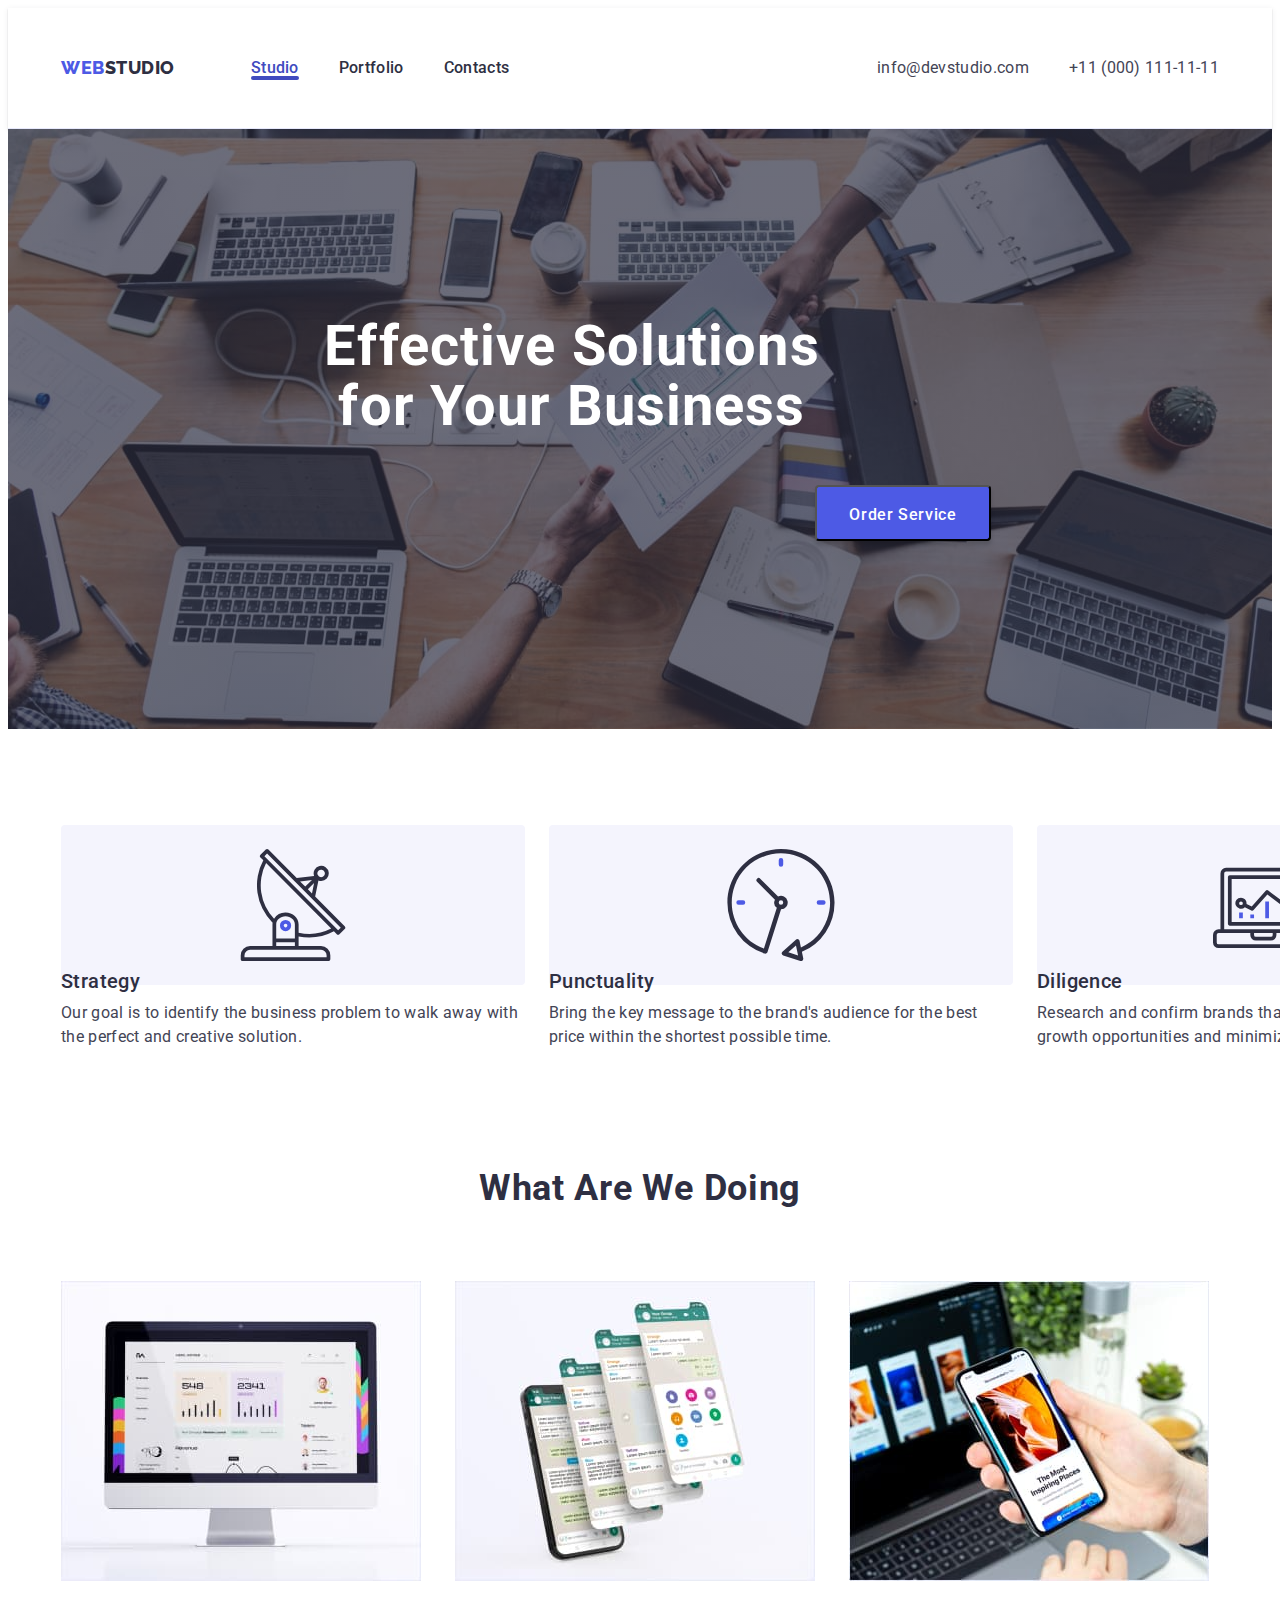
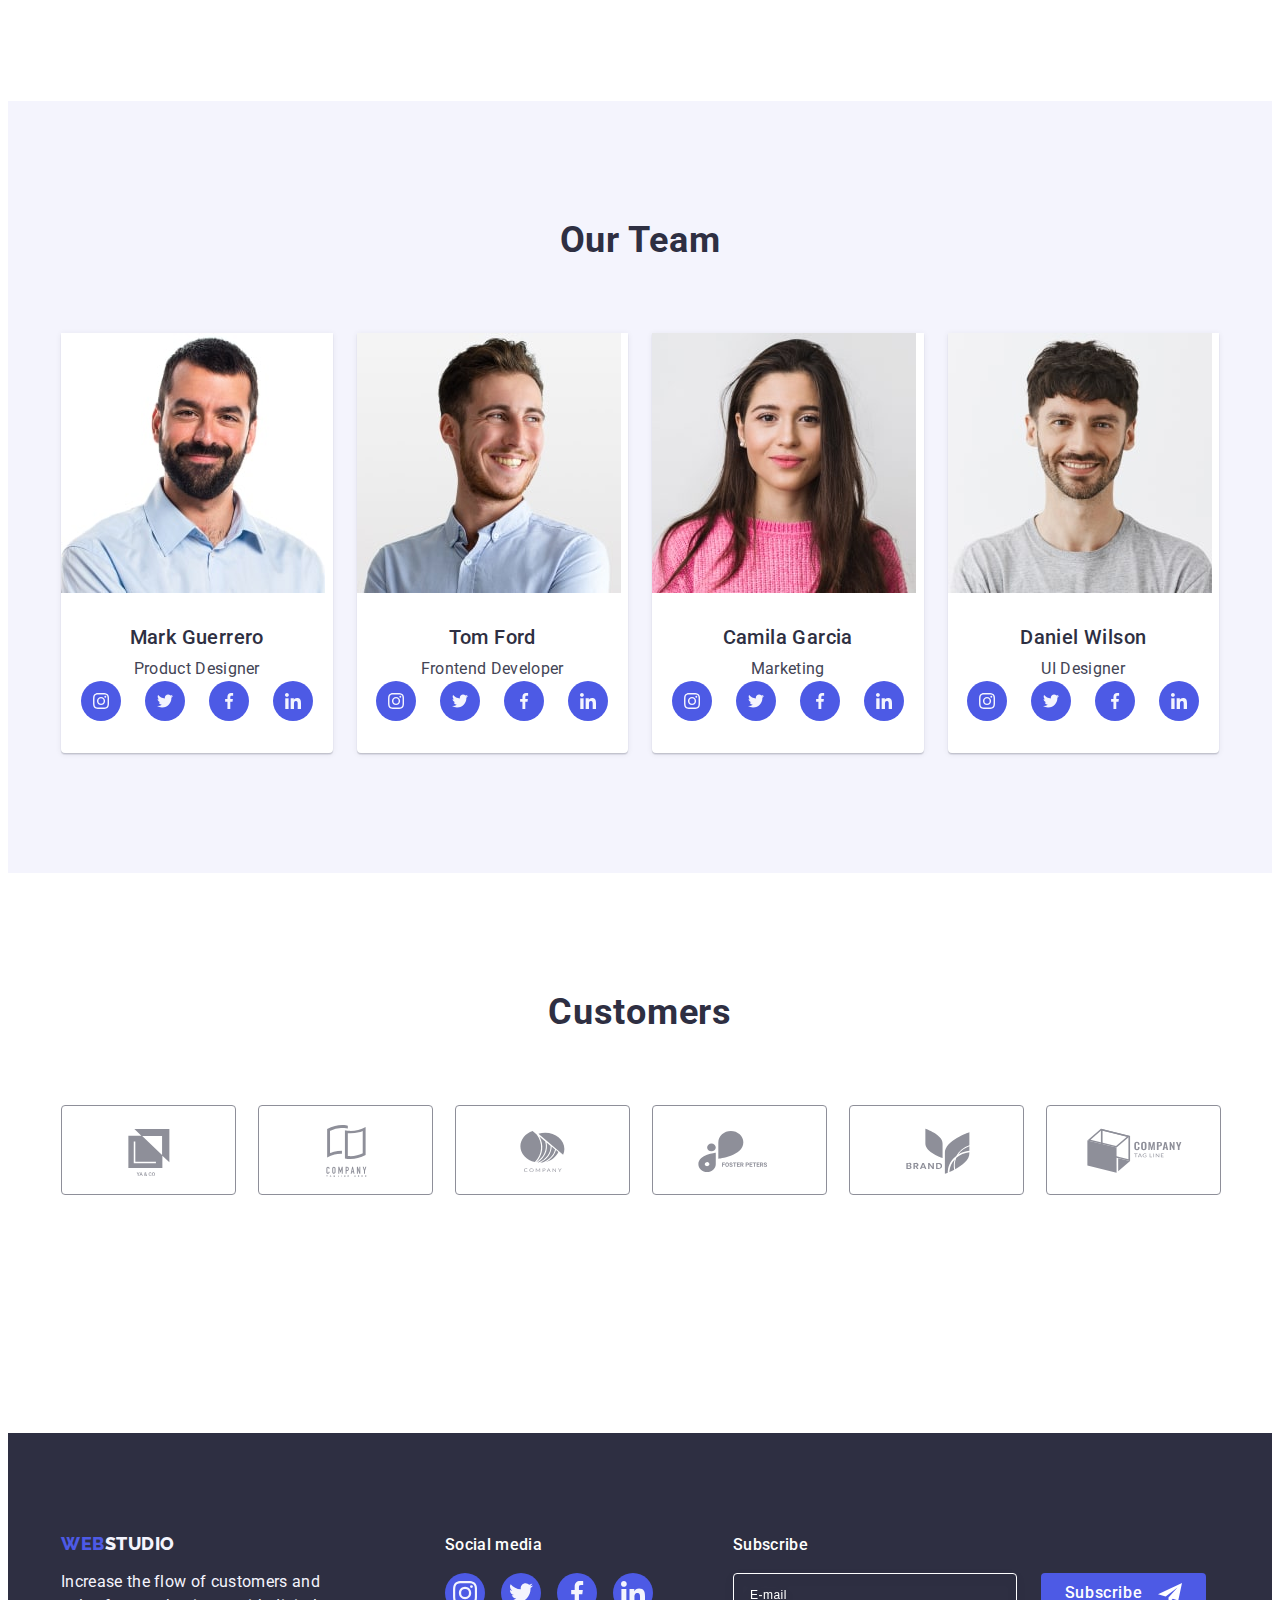
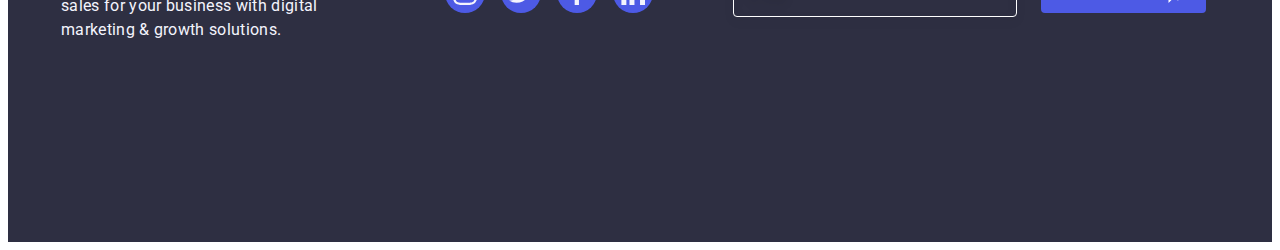
<file: index.html>
<!DOCTYPE html>
<html lang="en">
  <head>
    <meta charset="UTF-8" />
    <meta http-equiv="X-UA-Compatible" content="IE=edge" />
    <meta name="viewport" content="width=device-width, initial-scale=1.0" />
    <link rel="preconnect" href="https://fonts.googleapis.com" />
    <link rel="preconnect" href="https://fonts.gstatic.com" crossorigin />
    <link
      href="https://fonts.googleapis.com/css2?family=Raleway:wght@800&family=Roboto:wght@400;500;700;900&display=swap"
      rel="stylesheet"
    />
    <title>WebStudio</title>
    <link
      rel="stylesheet"
      href="https://cdnjs.cloudflare.com/ajax/libs/modern-normalize/2.0.0/modern-normalize.min.css"
      integrity="sha512-4xo8blKMVCiXpTaLzQSLSw3KFOVPWhm/TRtuPVc4WG6kUgjH6J03IBuG7JZPkcWMxJ5huwaBpOpnwYElP/m6wg=="
      crossorigin="anonymous"
      referrerpolicy="no-referrer"
    />
    <link rel="stylesheet" href="./css/styles.css" />
  </head>

  <body>
    <header class="header">
      <div class="container header-container">
        <nav class="header-navigation">
          <a class="header-logo span link" href="./index.html"
            >Web<span>Studio</span>
          </a>
          <ul class="header-menu list">
            <li class="header-menu-item">
              <a class="header-menu current link" href="./index.html">Studio</a>
            </li>
            <li class="header-menu-item">
              <a class="header-menu link" href="./portfolio.html">Portfolio</a>
            </li>
            <li class="header-menu-item">
              <a class="header-menu link" href="">Contacts</a>
            </li>
          </ul>
        </nav>
        <address class="address">
          <ul class="address-menu list">
            <li class="address-item">
              <a class="address-link link" href="mailto:info@devstudio.com"
                >info@devstudio.com</a
              >
            </li>
            <li class="address-item">
              <a class="address-link link" href="tel:+110001111111">
                +11 (000) 111-11-11</a
              >
            </li>
          </ul>
        </address>
      </div>
    </header>

    <main>
      <section class="hero">
        <div class="container hero-container">
          <h1 class="hero-title">Effective Solutions for Your Business</h1>
          <button class="hero-button" type="button" data-modal-open>
            Order Service
          </button>
        </div>
      </section>

      <!--About us-->

      <section class="features">
        <div class="container">
          <h2 class="visually-hidden">About us</h2>
          <ul class="features-menu list">
            <li class="features-item">
              <div class="features-menu-icons">
                <svg class="features-icon" width="64" height="64">
                  <use href="./images/icons.svg#icon-antenna-1"></use>
                </svg>
              </div>
              <h3 class="features-subtitle">Strategy</h3>
              <p class="features-item-text">
                Our goal is to identify the business problem to walk away with
                the perfect and creative solution.
              </p>
            </li>
            <li class="features-item">
              <div class="features-menu-icons">
                <svg class="features-icon" width="64" height="64">
                  <use href="./images/icons.svg#icon-clock-1"></use>
                </svg>
              </div>
              <h3 class="features-subtitle">Punctuality</h3>
              <p class="features-item-text">
                Bring the key message to the brand's audience for the best price
                within the shortest possible time.
              </p>
            </li>
            <li class="features-item">
              <div class="features-menu-icons">
                <svg class="features-icon" width="64" height="64">
                  <use href="./images/icons.svg#icon-diagram-1"></use>
                </svg>
              </div>
              <h3 class="features-subtitle">Diligence</h3>
              <p class="features-item-text">
                Research and confirm brands that present the strongest digital
                growth opportunities and minimize risk.
              </p>
            </li>
            <li class="features-item">
              <div class="features-menu-icons">
                <svg class="features-icon" width="64" height="64">
                  <use href="./images/icons.svg#icon-astronaut-1"></use>
                </svg>
              </div>
              <h3 class="features-subtitle">Technologies</h3>
              <p class="features-item-text">
                Design practice focused on digital experiences. We bring forth a
                deep passion for problem-solving.
              </p>
            </li>
          </ul>
        </div>
      </section>

      <!--What are we doing-->

      <section class="work">
        <div class="container">
          <h2 class="work-subtitle">What are we doing</h2>

          <ul class="work-menu list">
            <li class="work-item">
              <img
                src="./images/box1.jpg"
                alt="display"
                width="360"
                height="300"
              />
            </li>
            <li class="work-item">
              <img
                src="./images/img2.jpg"
                alt="phonescreen"
                width="360"
                height="300"
              />
            </li>
            <li class="work-item">
              <img
                src="./images/img3.jpg"
                alt="display-and-phonescreen"
                width="360"
                height="300"
              />
            </li>
          </ul>
        </div>
      </section>

      <!--Our team-->

      <section class="team">
        <div class="container">
          <h2 class="team-subtitle">Our Team</h2>
          <ul class="team-menu list">
            <li class="team-item">
              <img
                src="./images/img-min.jpg"
                alt="Mark Guerrero"
                width="264"
                height="260"
              />
              <div class="name-position">
                <h3 class="team-member">Mark Guerrero</h3>
                <p class="team-member-position">Product Designer</p>

                <ul class="member-icon-list list">
                  <li class="member-icon-item">
                    <a
                      class="member-icon-link"
                      href=""
                      target="_blank"
                      rel="no-referrer noopener"
                    >
                      <svg class="member-icon" width="16" height="16">
                        <use href="./images/icons.svg#icon-instagram-2"></use>
                      </svg>
                    </a>
                  </li>
                  <li class="member-icon-item">
                    <a
                      class="member-icon-link"
                      href=""
                      target="_blank"
                      rel="no-referrer noopener"
                    >
                      <svg class="member-icon" width="16" height="16">
                        <use href="./images/icons.svg#icon-twitter-1"></use>
                      </svg>
                    </a>
                  </li>
                  <li class="member-icon-item">
                    <a
                      class="member-icon-link"
                      href=""
                      target="_blank"
                      rel="no-referrer noopener"
                    >
                      <svg class="member-icon" width="16" height="16">
                        <use href="./images/icons.svg#icon-facebook-1"></use>
                      </svg>
                    </a>
                  </li>
                  <li class="member-icon-item">
                    <a
                      class="member-icon-link"
                      href=""
                      target="_blank"
                      rel="no-referrer noopener"
                    >
                      <svg class="member-icon" width="16" height="16">
                        <use href="./images/icons.svg#icon-linkedin-1"></use>
                      </svg>
                    </a>
                  </li>
                </ul>
              </div>
            </li>
            <li class="team-item">
              <img
                src="./images/img4-min.jpg"
                alt="Tom Ford"
                width="264"
                height="260"
              />
              <div class="name-position">
                <h3 class="team-member">Tom Ford</h3>
                <p class="team-member-position">Frontend Developer</p>

                <ul class="member-icon-list list">
                  <li class="member-icon-item">
                    <a
                      class="member-icon-link"
                      href=""
                      target="_blank"
                      rel="no-referrer noopener"
                    >
                      <svg class="member-icon" width="16" height="16">
                        <use href="./images/icons.svg#icon-instagram-2"></use>
                      </svg>
                    </a>
                  </li>
                  <li class="member-icon-item">
                    <a
                      class="member-icon-link"
                      href=""
                      target="_blank"
                      rel="no-referrer noopener"
                    >
                      <svg class="member-icon" width="16" height="16">
                        <use href="./images/icons.svg#icon-twitter-1"></use>
                      </svg>
                    </a>
                  </li>
                  <li class="member-icon-item">
                    <a
                      class="member-icon-link"
                      href=""
                      target="_blank"
                      rel="no-referrer noopener"
                    >
                      <svg class="member-icon" width="16" height="16">
                        <use href="./images/icons.svg#icon-facebook-1"></use>
                      </svg>
                    </a>
                  </li>
                  <li class="member-icon-item">
                    <a
                      class="member-icon-link"
                      href=""
                      target="_blank"
                      rel="no-referrer noopener"
                    >
                      <svg class="member-icon" width="16" height="16">
                        <use href="./images/icons.svg#icon-linkedin-1"></use>
                      </svg>
                    </a>
                  </li>
                </ul>
              </div>
            </li>
            <li class="team-item">
              <img
                src="./images/img5-min.jpg"
                alt="Camila Garcia"
                width="264"
                height="260"
              />
              <div class="name-position">
                <h3 class="team-member">Camila Garcia</h3>
                <p class="team-member-position">Marketing</p>

                <ul class="member-icon-list list">
                  <li class="member-icon-item">
                    <a
                      class="member-icon-link"
                      href=""
                      target="_blank"
                      rel="no-referrer noopener"
                    >
                      <svg class="member-icon" width="16" height="16">
                        <use href="./images/icons.svg#icon-instagram-2"></use>
                      </svg>
                    </a>
                  </li>
                  <li class="member-icon-item">
                    <a
                      class="member-icon-link"
                      href=""
                      target="_blank"
                      rel="no-referrer noopener"
                    >
                      <svg class="member-icon" width="16" height="16">
                        <use href="./images/icons.svg#icon-twitter-1"></use>
                      </svg>
                    </a>
                  </li>
                  <li class="member-icon-item">
                    <a
                      class="member-icon-link"
                      href=""
                      target="_blank"
                      rel="no-referrer noopener"
                    >
                      <svg class="member-icon" width="16" height="16">
                        <use href="./images/icons.svg#icon-facebook-1"></use>
                      </svg>
                    </a>
                  </li>
                  <li class="member-icon-item">
                    <a
                      class="member-icon-link"
                      href=""
                      target="_blank"
                      rel="no-referrer noopener"
                    >
                      <svg class="member-icon" width="16" height="16">
                        <use href="./images/icons.svg#icon-linkedin-1"></use>
                      </svg>
                    </a>
                  </li>
                </ul>
              </div>
            </li>
            <li class="team-item">
              <img
                src="./images/img6-min.jpg"
                alt="Daniel Wilson"
                width="264"
                height="260"
              />
              <div class="name-position">
                <h3 class="team-member">Daniel Wilson</h3>
                <p class="team-member-position">UI Designer</p>

                <ul class="member-icon-list list">
                  <li class="member-icon-item">
                    <a
                      class="member-icon-link"
                      href=""
                      target="_blank"
                      rel="no-referrer noopener"
                    >
                      <svg class="member-icon" width="16" height="16">
                        <use href="./images/icons.svg#icon-instagram-2"></use>
                      </svg>
                    </a>
                  </li>
                  <li class="member-icon-item">
                    <a
                      class="member-icon-link"
                      href=""
                      target="_blank"
                      rel="no-referrer noopener"
                    >
                      <svg class="member-icon" width="16" height="16">
                        <use href="./images/icons.svg#icon-twitter-1"></use>
                      </svg>
                    </a>
                  </li>
                  <li class="member-icon-item">
                    <a
                      class="member-icon-link"
                      href=""
                      target="_blank"
                      rel="no-referrer noopener"
                    >
                      <svg class="member-icon" width="16" height="16">
                        <use href="./images/icons.svg#icon-facebook-1"></use>
                      </svg>
                    </a>
                  </li>
                  <li class="member-icon-item">
                    <a
                      class="member-icon-link"
                      href=""
                      target="_blank"
                      rel="no-referrer noopener"
                    >
                      <svg class="member-icon" width="16" height="16">
                        <use href="./images/icons.svg#icon-linkedin-1"></use>
                      </svg>
                    </a>
                  </li>
                </ul>
              </div>
            </li>
          </ul>
        </div>
      </section>
      <section class="customers">
        <div class="container">
          <h2 class="customers-title">Customers</h2>
          <ul class="customers-list list">
            <li class="customers-item">
              <a
                class="customers-link"
                href=""
                aria-label=""
                target="_blank"
                rel="no-referrer noopener"
              >
                <svg class="customers-icon" width="104" height="56">
                  <use href="./images/icons.svg#icon-Logo"></use>
                </svg>
              </a>
            </li>
            <li class="customers-item">
              <a
                class="customers-link"
                href=""
                aria-label=""
                target="_blank"
                rel="no-referrer noopener"
              >
                <svg class="customers-icon" width="104" height="56">
                  <use href="./images/icons.svg#icon-Logo-company"></use>
                </svg>
              </a>
            </li>
            <li class="customers-item">
              <a
                class="customers-link"
                href=""
                aria-label=""
                target="_blank"
                rel="no-referrer noopener"
              >
                <svg class="customers-icon" width="104" height="56">
                  <use href="./images/icons.svg#icon-Logo-company3"></use>
                </svg>
              </a>
            </li>
            <li class="customers-item">
              <a
                class="customers-link"
                href=""
                aria-label=""
                target="_blank"
                rel="no-referrer noopener"
              >
                <svg class="customers-icon" width="104" height="56">
                  <use href="./images/icons.svg#icon-Logo-company4"></use>
                </svg>
              </a>
            </li>
            <li class="customers-item">
              <a
                class="customers-link"
                href=""
                aria-label=""
                target="_blank"
                rel="no-referrer noopener"
              >
                <svg class="customers-icon" width="104" height="56">
                  <use href="./images/icons.svg#icon-Logo-company5"></use>
                </svg>
              </a>
            </li>
            <li class="customers-item">
              <a
                class="customers-link"
                href=""
                aria-label=""
                target="_blank"
                rel="no-referrer noopener"
              >
                <svg class="customers-icon" width="104" height="56">
                  <use href="./images/icons.svg#icon-Logo-company6"></use>
                </svg>
              </a>
            </li>
          </ul>
        </div>
      </section>
    </main>

    <!--Footer-->

    <footer class="footer">
      <div class="container footer-container">
        <div class="footer-logo-text">
          <a class="footer-logo span link" href="./index.html"
            >Web<span class="span">Studio</span></a
          >
          <p class="footer-text">
            Increase the flow of customers and sales for your business with
            digital marketing & growth solutions.
          </p>
        </div>
        <div class="footer-social">
          <p class="social-text">Social media</p>
          <ul class="footer-social-list list">
            <li class="footer-social-item">
              <a
                class="footer-social-link"
                href=""
                target="_blank"
                rel="no-referrer noopener"
              >
                <svg class="footer-soc-icon" width="24" height="24">
                  <use href="./images/icons.svg#icon-instagram-2"></use>
                </svg>
              </a>
            </li>
            <li class="footer-social-item">
              <a
                class="footer-social-link"
                href=""
                target="_blank"
                rel="no-referrer noopener"
              >
                <svg class="footer-soc-icon" width="24" height="24">
                  <use href="./images/icons.svg#icon-twitter-1"></use>
                </svg>
              </a>
            </li>
            <li class="footer-social-item">
              <a
                class="footer-social-link"
                href=""
                target="_blank"
                rel="no-referrer noopener"
              >
                <svg class="footer-soc-icon" width="24" height="24">
                  <use href="./images/icons.svg#icon-facebook-1"></use>
                </svg>
              </a>
            </li>
            <li class="footer-social-item">
              <a
                class="footer-social-link"
                href=""
                target="_blank"
                rel="no-referrer noopener"
              >
                <svg class="footer-soc-icon" width="24" height="24">
                  <use href="./images/icons.svg#icon-linkedin-1"></use>
                </svg>
              </a>
            </li>
          </ul>
        </div>

        <!---------------------Subscribe--------------------->

        <div class="subscribe">
          <p class="subscribe-text">Subscribe</p>
          <form class="form-subscribe">
            <label class="label-subscribe">
              <input
                class="subscribe-input"
                type="email"
                name="email"
                placeholder="E-mail"
              />
            </label>
            <button class="btn-subscribe" type="submit">
              Subscribe
              <svg class="subscribe-icon" width="24" height="24">
                <use href="./images/icons.svg#icon-icon-send"></use>
              </svg>
            </button>
          </form>
        </div>
      </div>
    </footer>

    <!---------------------Backdrop-------------------->

    <div class="backdrop is-hidden" data-modal>
      <div class="modal">
        <button type="submit" class="modal-btn" data-modal-close>
          <svg class="close-btn" data-modal-close width="8" height="8">
            <use href="./images/icons.svg#icon-close-black-btn"></use>
          </svg>
        </button>
        <p class="modal-title">Leave your contacts and we will call you back</p>
        <form class="modal-form">
          <div class="modal-field">
            <label for="user-name" class="modal-label">Name</label>
            <div class="input-wrap">
              <input
                type="text"
                name="user-name"
                id="user-name"
                class="modal-input"
              />
              <svg class="input-icon" width="18" height="24">
                <use href="./images/icons.svg#icon-modal-person-icon"></use>
              </svg>
            </div>
          </div>
          <div class="modal-field">
            <label for="user-phone" class="modal-label">Phone</label>
            <div class="input-wrap">
              <input
                type="tel"
                name="user-phone"
                id="user-phone"
                class="modal-input"
              />
              <svg class="input-icon" width="18" height="24">
                <use href="./images/icons.svg#icon-modal-phone"></use>
              </svg>
            </div>
          </div>
          <div class="modal-field">
            <label for="user-email" class="modal-label">Email</label>
            <div class="input-wrap">
              <input
                type="email"
                id="user-email"
                name="user-email"
                class="modal-input"
              />
              <svg class="input-icon" width="18" height="24">
                <use href="./images/icons.svg#icon-modal-email"></use>
              </svg>
            </div>
          </div>
          <div class="modal-textarea">
            <label for="user-comment" class="modal-label">Comment</label>
            <textarea
              name="user-comment"
              id="user-comment"
              placeholder="Text input"
              class="modal-text-area"
            ></textarea>
          </div>
          <div class="modal-checkbox">
            <input
              type="checkbox"
              name="user-privacy"
              id="user-privacy"
              class="input-check visually-hidden"
              value="true"
            />
            <label for="user-privacy" class="check-text">
              <span class="chec-icon-custom">
                <svg class="check-icon" width="10" height="8">
                  <use href="./images/icons.svg#icon-check"></use>
                </svg>
              </span>
              I accept the terms and conditions of the
              <a class="check-link" href="">Privacy Policy</a>
            </label>
          </div>

          <button type="submit" class="modal-send-btn">Send</button>
        </form>
      </div>
    </div>
    <script src="./js/modal.js"></script>
  </body>
</html>
</file>
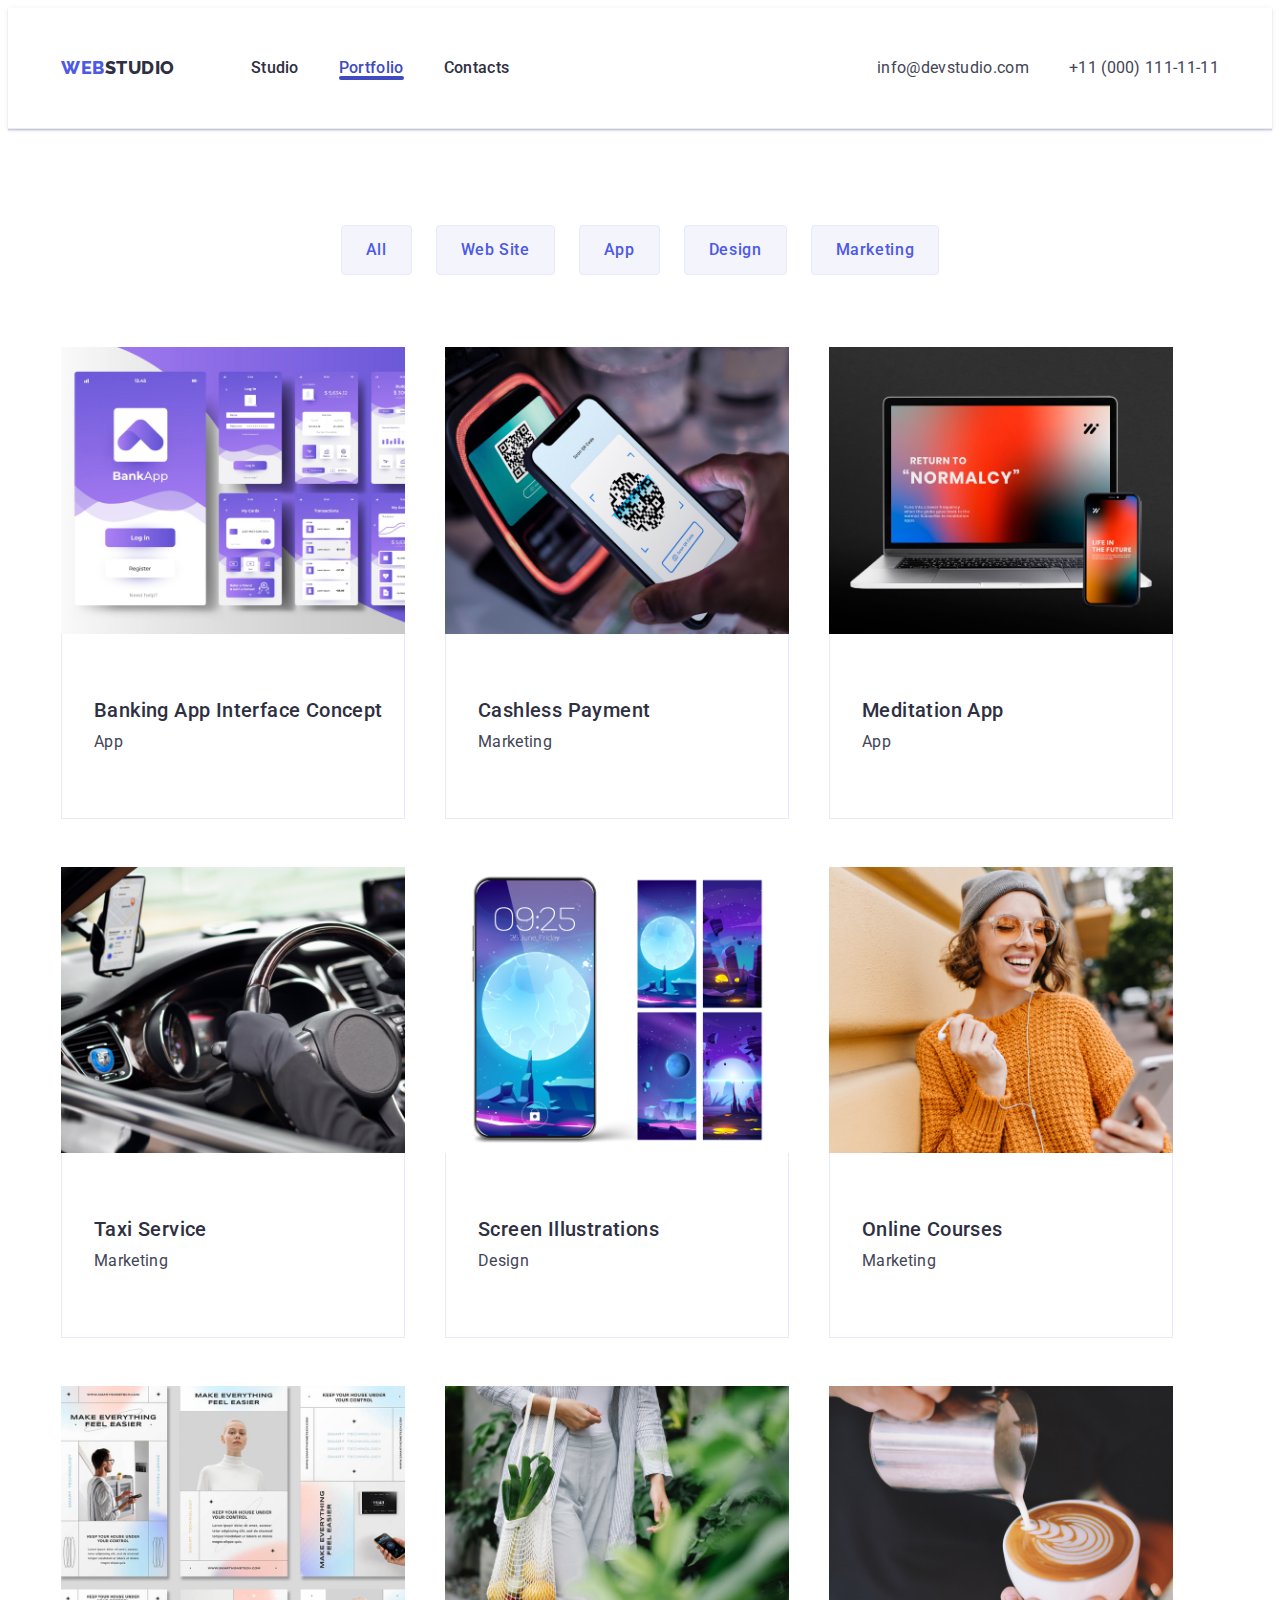
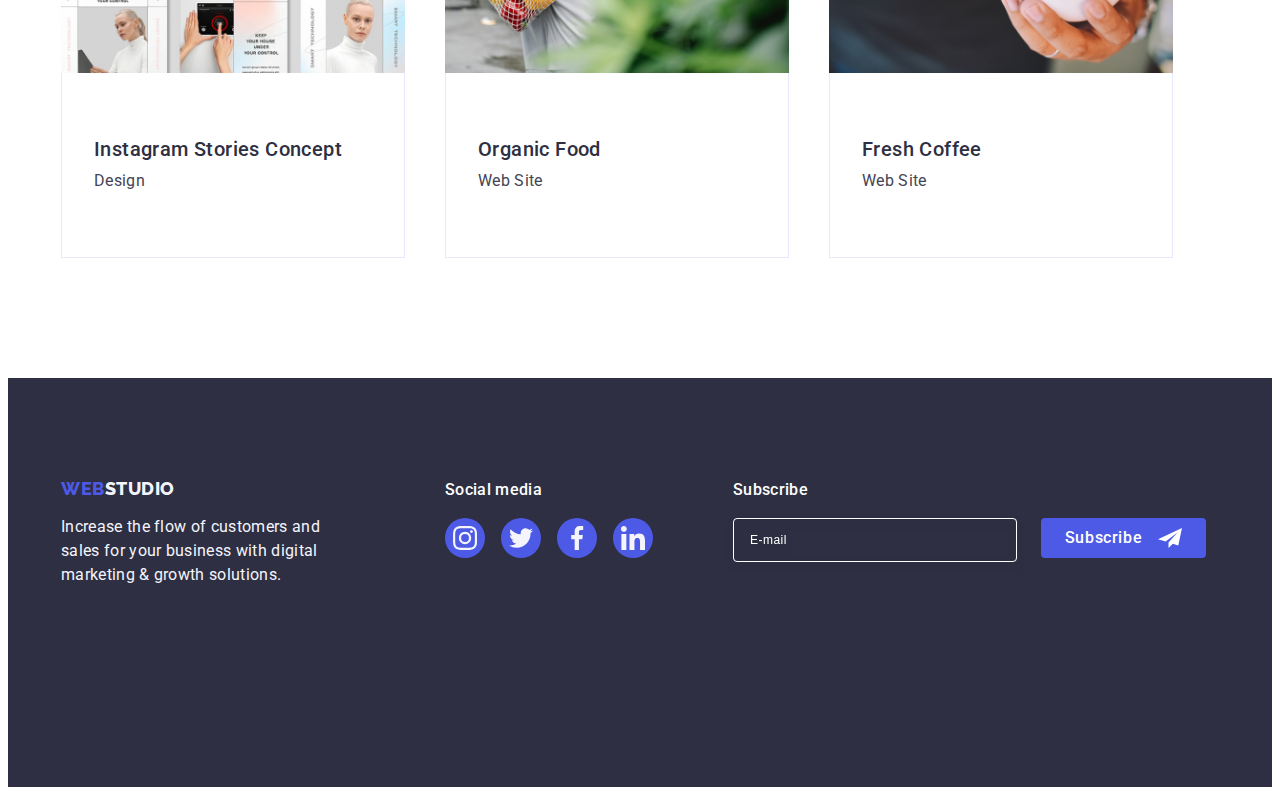
<file: portfolio.html>
<!DOCTYPE html>
<html lang="en">
  <head>
    <meta charset="UTF-8" />
    <meta http-equiv="X-UA-Compatible" content="IE=edge" />
    <meta name="viewport" content="width=device-width, initial-scale=1.0" />
    <link rel="preconnect" href="https://fonts.googleapis.com" />
    <link rel="preconnect" href="https://fonts.gstatic.com" crossorigin />
    <link
      href="https://fonts.googleapis.com/css2?family=Raleway:wght@800&family=Roboto:wght@400;500;700;900&display=swap"
      rel="stylesheet"
    />
    <title>Portfolio</title>
    <link
      rel="stylesheet"
      href="https://cdnjs.cloudflare.com/ajax/libs/modern-normalize/2.0.0/modern-normalize.min.css"
      integrity="sha512-4xo8blKMVCiXpTaLzQSLSw3KFOVPWhm/TRtuPVc4WG6kUgjH6J03IBuG7JZPkcWMxJ5huwaBpOpnwYElP/m6wg=="
      crossorigin="anonymous"
      referrerpolicy="no-referrer"
    />
    <link rel="stylesheet" href="./css/styles.css" />
  </head>
  <body>
    <header class="header">
      <div class="container header-container">
        <nav class="header-navigation">
          <a class="header-logo span link" href="./index.html"
            >Web<span class="span">Studio</span>
          </a>
          <ul class="header-menu list">
            <li class="header-menu-item">
              <a class="header-menu link" href="./index.html">Studio</a>
            </li>
            <li class="header-menu-item">
              <a class="header-menu current link" href="./portfolio.html"
                >Portfolio</a
              >
            </li>
            <li class="header-menu-item">
              <a class="header-menu link" href="">Contacts</a>
            </li>
          </ul>
        </nav>
        <address class="address">
          <ul class="address-menu list">
            <li class="address-item">
              <a class="address-link link" href="mailto:info@devstudio.com"
                >info@devstudio.com</a
              >
            </li>
            <li class="address-item">
              <a class="address-link link" href="tel:+110001111111"
                >+11 (000) 111-11-11</a
              >
            </li>
          </ul>
        </address>
      </div>
    </header>
    <main>
      <section class="projects">
        <div class="container">
          <h1 class="visually-hidden">Projects</h1>
          <ul class="button button-container list">
            <li><button class="button-item" type="button">All</button></li>
            <li><button class="button-item" type="button">Web Site</button></li>
            <li><button class="button-item" type="button">App</button></li>
            <li><button class="button-item" type="button">Design</button></li>
            <li>
              <button class="button-item" type="button">Marketing</button>
            </li>
          </ul>

          <ul class="cards list">
            <li class="cards-list">
              <a class="cards-item link" href="">
                <div class="overlay">
                  <img
                    src="./images/app-interface.jpg"
                    alt="Banking app interface"
                    width="360"
                    height="300"
                  />

                  <p class="products-cover-text">
                    14 Stylish and User-Friendly App Design Concepts · Task
                    Manager App · Calorie Tracker App · Exotic Fruit Ecommerce
                    App · Cloud Storage App
                  </p>
                </div>
                <div class="cards-content">
                  <h2 class="cards-title">Banking App Interface Concept</h2>
                  <p class="cards-text">App</p>
                </div>
              </a>
            </li>
            <li class="cards-list">
              <a class="cards-item link" href="">
                <div class="overlay">
                  <img
                    src="./images/payment.jpg"
                    alt="Cashless payment"
                    width="360"
                    height="300"
                  />

                  <p class="products-cover-text">
                    14 Stylish and User-Friendly App Design Concepts · Task
                    Manager App · Calorie Tracker App · Exotic Fruit Ecommerce
                    App · Cloud Storage App
                  </p>
                </div>
                <div class="cards-content">
                  <h2 class="cards-title">Cashless Payment</h2>
                  <p class="cards-text">Marketing</p>
                </div>
              </a>
            </li>
            <li class="cards-list">
              <a class="cards-item link" href="">
                <div class="overlay">
                  <img
                    src="./images/meditation-app.jpg"
                    alt="Meditation"
                    width="360"
                    height="300"
                  />

                  <p class="products-cover-text">
                    14 Stylish and User-Friendly App Design Concepts · Task
                    Manager App · Calorie Tracker App · Exotic Fruit Ecommerce
                    App · Cloud Storage App
                  </p>
                </div>
                <div class="cards-content">
                  <h2 class="cards-title">Meditation App</h2>
                  <p class="cards-text">App</p>
                </div>
              </a>
            </li>

            <li class="cards-list">
              <a class="cards-item link" href="">
                <div class="overlay">
                  <img
                    src="./images/taxi.jpg"
                    alt="Taxi"
                    width="360"
                    height="300"
                  />

                  <p class="products-cover-text">
                    14 Stylish and User-Friendly App Design Concepts · Task
                    Manager App · Calorie Tracker App · Exotic Fruit Ecommerce
                    App · Cloud Storage App
                  </p>
                </div>
                <div class="cards-content">
                  <h2 class="cards-title">Taxi Service</h2>
                  <p class="cards-text">Marketing</p>
                </div>
              </a>
            </li>
            <li class="cards-list">
              <a class="cards-item link" href="">
                <div class="overlay">
                  <img
                    src="./images/screen.jpg"
                    alt="Screen"
                    width="360"
                    height="300"
                  />

                  <p class="products-cover-text">
                    14 Stylish and User-Friendly App Design Concepts · Task
                    Manager App · Calorie Tracker App · Exotic Fruit Ecommerce
                    App · Cloud Storage App
                  </p>
                </div>
                <div class="cards-content">
                  <h2 class="cards-title">Screen Illustrations</h2>
                  <p class="cards-text">Design</p>
                </div>
              </a>
            </li>
            <li class="cards-list">
              <a class="cards-item link" href="">
                <div class="overlay">
                  <img
                    src="./images/online-courses.jpg"
                    alt="Online courses"
                    width="360"
                    height="300"
                  />

                  <p class="products-cover-text">
                    14 Stylish and User-Friendly App Design Concepts · Task
                    Manager App · Calorie Tracker App · Exotic Fruit Ecommerce
                    App · Cloud Storage App
                  </p>
                </div>
                <div class="cards-content">
                  <h2 class="cards-title">Online Courses</h2>
                  <p class="cards-text">Marketing</p>
                </div>
              </a>
            </li>

            <li class="cards-list">
              <a class="cards-item link" href="">
                <div class="overlay">
                  <img
                    src="./images/stories-concept.jpg"
                    alt="Stories"
                    width="360"
                    height="300"
                  />

                  <p class="products-cover-text">
                    14 Stylish and User-Friendly App Design Concepts · Task
                    Manager App · Calorie Tracker App · Exotic Fruit Ecommerce
                    App · Cloud Storage App
                  </p>
                </div>
                <div class="cards-content">
                  <h2 class="cards-title">Instagram Stories Concept</h2>
                  <p class="cards-text">Design</p>
                </div>
              </a>
            </li>
            <li class="cards-list">
              <a class="cards-item link" href="">
                <div class="overlay">
                  <img
                    src="./images/food.jpg"
                    alt="Organic food"
                    width="360"
                    height="300"
                  />

                  <p class="products-cover-text">
                    14 Stylish and User-Friendly App Design Concepts · Task
                    Manager App · Calorie Tracker App · Exotic Fruit Ecommerce
                    App · Cloud Storage App
                  </p>
                </div>
                <div class="cards-content">
                  <h2 class="cards-title">Organic Food</h2>
                  <p class="cards-text">Web Site</p>
                </div>
              </a>
            </li>
            <li class="cards-list">
              <a class="cards-item link" href="">
                <div class="overlay">
                  <img
                    src="./images/coffee.jpg"
                    alt="Cup of coffee"
                    width="360"
                    height="300"
                  />

                  <p class="products-cover-text">
                    14 Stylish and User-Friendly App Design Concepts · Task
                    Manager App · Calorie Tracker App · Exotic Fruit Ecommerce
                    App · Cloud Storage App
                  </p>
                </div>
                <div class="cards-content">
                  <h2 class="cards-title">Fresh Coffee</h2>
                  <p class="cards-text">Web Site</p>
                </div>
              </a>
            </li>
          </ul>
        </div>
      </section>
    </main>
    <footer class="footer">
      <div class="container footer-container">
        <div class="footer-logo-text">
          <a class="footer-logo span link" href="./index.html"
            >Web<span class="span">Studio</span></a
          >
          <p class="footer-text">
            Increase the flow of customers and sales for your business with
            digital marketing & growth solutions.
          </p>
        </div>
        <div class="footer-social">
          <p class="social-text">Social media</p>
          <ul class="footer-social-list list">
            <li class="footer-social-item">
              <a
                class="footer-social-link"
                href=""
                target="_blank"
                rel="no-referrer noopener"
              >
                <svg class="footer-soc-icon" width="24" height="24">
                  <use href="./images/icons.svg#icon-instagram-2"></use>
                </svg>
              </a>
            </li>
            <li class="footer-social-item">
              <a
                class="footer-social-link"
                href=""
                target="_blank"
                rel="no-referrer noopener"
              >
                <svg class="footer-soc-icon" width="24" height="24">
                  <use href="./images/icons.svg#icon-twitter-1"></use>
                </svg>
              </a>
            </li>
            <li class="footer-social-item">
              <a
                class="footer-social-link"
                href=""
                target="_blank"
                rel="no-referrer noopener"
              >
                <svg class="footer-soc-icon" width="24" height="24">
                  <use href="./images/icons.svg#icon-facebook-1"></use>
                </svg>
              </a>
            </li>
            <li class="footer-social-item">
              <a
                class="footer-social-link"
                href=""
                target="_blank"
                rel="no-referrer noopener"
              >
                <svg class="footer-soc-icon" width="24" height="24">
                  <use href="./images/icons.svg#icon-linkedin-1"></use>
                </svg>
              </a>
            </li>
          </ul>
        </div>
        <div class="subscribe">
          <p class="subscribe-text">Subscribe</p>
          <form class="form-subscribe">
            <label class="label-subscribe">
              <input
                class="subscribe-input"
                type="email"
                name="email"
                placeholder="E-mail"
              />
            </label>
            <button class="btn-subscribe" type="submit">
              Subscribe
              <svg class="subscribe-icon" width="24" height="24">
                <use href="./images/icons.svg#icon-icon-send"></use>
              </svg>
            </button>
          </form>
        </div>
      </div>
    </footer>
  </body>
</html>
</file>
<file: css/styles.css>
:root{
    --title-color: #2E2F42;
    --main-color: #FFFFFF;
    --logo-color:   #4d5ae5;
    --text-color: #434455;
}

body{
    font-family: 'Roboto', sans-serif;
    color: #434455;
    background-color: #FFFFFF;
}

p, h1,h2,h3,h4,h5,h6{
    margin-top: 0;
    margin-bottom: 0;
}

ul{
     margin-top: 0;
    margin-bottom: 0;
    padding-left: 0;
}

img{
    display: block;
    max-width: 100% ;
    height: auto;
}

.list{
    list-style-type: none;
   
}

.link{
    text-decoration: none;
    
}

.visually-hidden {
    position: absolute;
    width: 1px;
    height: 1px;
    margin: -1px;
    border: 0;
    padding: 0;
    white-space: nowrap;
    clip-path: inset(100%);
    clip: rect(0 0 0 0);
    overflow: hidden;
}

.container{
    width: 100%;
    max-width: 1158px;
    padding-left: 15px;
    padding-right: 15px;
    margin: 0 auto;
}

/*------HEADER-------*/

.header{
    box-shadow:0px 2px 1px rgba(46, 47, 66, 0.08),
        0px 1px 1px rgba(46, 47, 66, 0.16),
        0px 1px 6px rgba(46, 47, 66, 0.08);
    border-bottom: 1px solid #e7e9fc;
    
}



.header-navigation{
    display: flex;
    align-items: center;
 
}

.header-logo {

    font-family: 'Raleway', sans-serif;
    font-weight: 800;
    font-size: 18px;
    line-height: 1.17;
    letter-spacing: 0.03em;
    color: var(--logo-color);
    text-transform: uppercase;
    margin-right: 76px;

    
}

.header-logo span {
     
    color: #2E2F42;
}

.header-container{
    display: flex;
    align-items: center;
    justify-content: space-between;
  
}
    

.header-menu{
    display: flex;
    font-weight: 500;
    font-size: 16px;
    line-height: 1.5;
    letter-spacing: 0.02em;
    color: #2E2F42;
    text-decoration: none;
    padding-top: 24px;
    padding-bottom: 24px;
    gap:40px;
    transition: color 250ms cubic-bezier(0.4, 0, 0.2, 1);
    
  
}

.header-menu:hover,
.header-menu:focus{
    color: #404BBF;
}

.current{
    position: relative;
}

.current::after{
    position: absolute;
    left: 0;
    top: 44px;
    bottom: -1px;
    content: "";
    width: 100%;
    height: 4px;
    border-radius: 2px;
    background-color: #404BBF;
}

.header-menu.current{
   color: #404BBF;
}

.address{
    font-style: normal;
    display: flex;
    flex-shrink: 0;
   
    
}

.address-menu {
   display: flex;
   gap:40px;
  transition: color 250ms cubic-bezier(0.4, 0, 0.2, 1);
   
 
}



.address-link{
  
    font-size: 16px;
    line-height: 1.5;
    letter-spacing: 0.02em;
    color: #434455;
    transition: color 250ms cubic-bezier(0.4, 0, 0.2, 1);
}
    

.address-link:hover,
.address-link:focus{

    color: #404BBF
}

/**------HERO------*/

.hero{
   
    padding:188px 0px;
    background-image:linear-gradient(rgba(46, 47, 66, 0.7), rgba(46, 47, 66, 0.7)),
    url(../images/people-office1.jpg);
    background-repeat: no-repeat;
    background-position: center;
    background-size: cover;
    background-color: #2E2F42;
    max-width: 1440px
 
}

.hero-container{
    display: flex;
    flex-direction: column;
    padding: 0 316px;
    
    
}
    
.hero-title{
    font-weight: 700;
    font-size: 56px;
    line-height: 1.07;
    letter-spacing: 0.02em;
    color: #FFFFFF;
    text-align: center;
    max-width: 496px;
    padding-bottom: 48px;
}


.hero-button{
    
    font-family: inherit;
    font-weight: 500;
    font-size: 16px;
    line-height: 1.5;
    letter-spacing: 0.04em;
    color: #FFFFFF;
    background-color: #4D5AE5;
    cursor: pointer;
    min-width: 169px;
    height: 56px;
    border-radius: 4px;
    
    box-shadow: 0px 4px 4px rgba(0, 0, 0, 0.15);
    padding: 16px 32px;
    margin: auto;
    transition:  background-color 250ms cubic-bezier(0.4, 0, 0.2, 1);
            
}

.hero-button:hover,
.hero-button:focus{
    background-color: #404BBF;
    box-shadow: 0px 1px 6px rgba(46, 47, 66, 0.08), 0px 1px 1px rgba(46, 47, 66, 0.16), 0px 2px 1px rgba(46, 47, 66, 0.08);
    
}

/*?------About us------*/

.features{
    padding: 120px 0;
}

.features-menu{
    display:flex;
    gap: 24px;
}

.features-subtitle {
    font-weight: 500;
    font-size: 20px;
    line-height: 1.2;
    letter-spacing: 0.02em;
    color: #2E2F42;
    margin-bottom: 8px;
}

.features-item{
    width: calc(( 100% - ( 24px * 3 ) / 4 ));
    gap: 24px;
}

.features-item-text {
    
    font-size: 16px;
    line-height: 1.5;
    letter-spacing: 0.02em;
    color: #434455;
}
.features-menu-icons{
    display: flex;
    align-items: center;
    justify-content: center;
    height: 112px;
    background-color: #f4f4fd;
    border-radius: 4px;
    margin-bottom: 8px;
}


.features-icon{
    background: #F4F4FD;
    border-radius: 4px;
    width: 264px;
    height: 112px;
    padding: 24px 100px;
}

/*-------What are we doing---------*/


.work{
    padding-top: 0;
    padding-bottom: 120px;
}
.work-subtitle{
    font-weight: 700;
    font-size: 36px;
    line-height: 1.11;
    letter-spacing: 0.02em;
    text-transform: capitalize;
    text-align: center;
    color: var(--title-color);
    margin-bottom: 72px;
}
.work-menu{
    display: flex;
    gap: 24px;
    
}
.work-item{
    width: calc((100% - 48px / 3));
  
}

/*?-------Team-------*/

.team{

    background-color: #F4F4FD;
    padding: 120px 0;
  
}

.team-menu{

   display: flex;
    gap: 24px;
    border-radius: 0px 0px 4px 4px;
}

.team-item{

    background-color: #FFFFFF;
    width: calc((100% - 72px ) / 4 );
    gap: 24px;
    border-radius: 0px 0px 4px 4px;
    box-shadow: 0px 1px 6px rgba(46, 47, 66, 0.08), 0px 1px 1px rgba(46, 47, 66, 0.16), 0px 2px 1px rgba(46, 47, 66, 0.08);
    
}

.team-subtitle{

    font-weight: 700;
    font-size: 36px;
    line-height: 1.11;
    letter-spacing: 0.02em;
    text-transform: capitalize;
    text-align: center;
    color: var(--title-color);
    
    margin-bottom: 72px;
     
}

.team-member{

    font-weight: 500;
    font-size: 20px;
    line-height: 1.2;
    letter-spacing: 0.02em;
    color: #2E2F42;
    text-align: center;
    margin-bottom: 8px;
    
}

.team-member-position{

    font-size: 16px;
    line-height: 1.5;
    letter-spacing: 0.02em;
    color: #434455;
    text-align: center;
   
}

.name-position{
    padding: 32px 0;
}


.member-icon-list{
    display: flex;
    justify-content: center;
    gap:24px;
  
}

  .member-icon-item {
    display: flex;
    align-items: center;
    justify-content: center;
    gap: 24px;
    width: 40px;
    height: 40px;
    

  }
.member-icon-link{
    width: 100%;
    height: 100%;
    background-color: #4D5AE5;
    border-radius: 50%;
    display: flex;
    align-items: center;
    justify-content: center;
    transition: background-color 250ms cubic-bezier(0.4, 0, 0.2, 1);

}

.member-icon-link:hover,
.member-icon-link:focus{
    background-color: #404BBF;
}
   .member-icon{
    fill: #f4f4fd;
   }


   .customers{
    padding-top: 120px;
    padding-bottom: 120px;
   }
.customers-title{
    font-weight: 700;
    font-size: 36px;
    line-height: 1.11;
    text-align: center;
    letter-spacing: 0.02em;
    text-transform: capitalize;
    color: var(--title-color);
    text-align: center;
    margin-bottom: 72px;
    
}
.customers-list{
    display: flex;
    gap: 24px;
    padding-bottom: 120px;
    
}

.customers-item{
     width: calc((100% - 120px )/ 6);
    height: 88px;
    
    
 
}

.customers-item:hover{
    color: #404BBF;
    border: 1px solid #404BBF;
}

.customers-link{
    display: flex;
    width: 100%;
    height: 100%;
    color: #8E8F99;
    border-radius: 4px;
    border: 1px solid #8E8F99;
    align-items: center;
    justify-content: center;
    transition: border-color 250ms cubic-bezier(0.4, 0, 0.2, 1), color 250ms cubic-bezier(0.4, 0, 0.2, 1);

}

.customers-link:hover,
.customers-link:focus{
   color: #404BBF;
    border-color: #404bbf;
}

.customers-icon{
    fill: currentColor;
}

/*-------Footer-------*/

.footer {

    background-color: #2E2F42;
    padding: 100px 0;
}
.footer-container{
    display: flex;
    align-items: baseline; 
}
.footer-logo{
    
    display: inline-block;
    margin-bottom: 16px;
    font-family: 'Raleway', sans-serif;
    font-weight: 800;
    font-size: 18px;
    line-height: 1.17;
    letter-spacing: 0.03em;
    color: var(--logo-color);
    text-transform: uppercase;
       
}

.footer-logo span{
    color: #F4F4FD;
}

.footer-logo-text{
    margin-right: 120px;
}
.footer-text{
    
    font-size: 16px;
    line-height: 1.5;
    letter-spacing: 0.02em;
    color: #F4F4FD;
    padding-bottom: 100px;
    width: 264px;
}


.social-text{
    
    font-weight: 500;
    font-size: 16px;
    line-height: 1.5;
    letter-spacing: 0.02em;
    color: #FFFFFF;
    margin-bottom: 16px;
  
}

.footer-social-list{
    display: flex;
    flex-direction: row;
    gap: 16px;
}

.footer-social-link{
    display: flex;
    width: 40px;
    height: 40px;
    background-color: #4D5AE5;
    border-radius: 50%;
    align-items: center;
    justify-content: center;
    transition: background-color 250ms cubic-bezier(0.4, 0, 0.2, 1);

}

.footer-social-link:hover,
.footer-social-link:focus{
background-color: #31d0aa;
}

 .footer-soc-icon{
    fill: #f4f4fd;
 }


/*---------------PORTFOLIO---------------*/

.projects{
    padding-top: 96px;
    padding-bottom: 120px;
}

.button-container {
    list-style-type: none;
    display: flex;
    gap: 24px;
    justify-content: center;
    margin-bottom: 72px;

}


.button-item{
    font-family: 'Roboto',sans-serif;
    font-weight: 500;
    font-size: 16px;
    line-height: 1.5;
    letter-spacing: 0.04em;
    color: #4D5AE5;
    background: #F4F4FD;
    cursor: pointer;
    border-radius: 4px;
    border: 1px solid #E7E9FC;
    padding: 12px 24px;
    transition: color 250ms cubic-bezier(0.4, 0, 0.2, 1),
        background-color 250ms cubic-bezier(0.4, 0, 0.2, 1),
        border-color 250ms cubic-bezier(0.4, 0, 0.2, 1),
        box-shadow 250ms cubic-bezier(0.4, 0, 0.2, 1);
}

.button-item:hover,
.button-item:focus{
    color: #FFFFFF;
    background-color: #404BBF;
    border: 1px solid transparent;
    box-shadow: 0px 3px 1px rgba(0, 0, 0, 0.1),
        0px 2px 1px rgba(0, 0, 0, 0.08),
        0px 2px 2px rgba(0, 0, 0, 0.12);
}

.cards{
    display: flex;
    flex-wrap: wrap;
    align-content: center;
    gap: 48px 24px;
       
}

.cards-content{
    padding: 32px 16px;
    border: 1px solid #e7e9fc;
    border-top: none;
    
}


.cards-title{
    padding-top: 32px; 
    padding-left: 16px;
    margin-bottom: 8px;
    font-weight: 500;
    font-size: 20px;
    line-height: 1.2;
    letter-spacing: 0.02em;
    color: var(--title-color)
    
       
}

.cards-text{
    font-size: 16px;
    line-height: 1.5;
    letter-spacing: 0.02em;
    color: var(--text-color);
    padding-left: 16px;
    padding-bottom: 32px;
    
}

.cards-item{
    display: block;
    text-decoration: none;
    width: calc(100% - (24px * 2) / 3);
    transition: box-shadow 250ms cubic-bezier(0.4, 0, 0.2, 1);
    
}
.cards-item:hover,
.cards-item:focus{
box-shadow:0px 1px 6px rgba(46, 47, 66, 0.08),
    0px 1px 1px rgba(46, 47, 66, 0.16),
    0px 2px 1px rgba(46, 47, 66, 0.08);
}


.cards-content:hover,
.cards-content:focus{
    border: 1px solid #F4F4FD;
    box-shadow: 0px 1px 6px rgba(46, 47, 66, 0.08),
        0px 1px 1px rgba(46, 47, 66, 0.16),
        0px 2px 1px rgba(46, 47, 66, 0.08);
}


.products-cover-text{
    font-weight: 400;
    font-size: 16px;
    line-height: 1.5;
    letter-spacing: 0.02em;
    color: #F4F4FD;
    background-color: #4D5AE5;
    width: 360px;
    height: 300px;
    padding: 40px 32px;
    position: absolute;
    top: 0;
    left: 0;
    width: 100%;
    height: 100%;
    transform: translateY(100%);
    transition: transform 250ms cubic-bezier(0.4, 0, 0.2, 1);
      
}

.overlay{
    position: relative;
    overflow: hidden;
   
}

.cards-item:hover .products-cover-text,
.cards-item:focus .products-cover-text{
    transform: translateY(0%);
}

.backdrop{
    position:fixed;
    top: 0;
    width: 100vw;
    height: 100vh;
   background-color: rgba(46, 47, 66, 0.4);
   transition: opacity 250ms cubic-bezier(0.4, 0, 0.2, 1),
    visibility 250ms cubic-bezier(0.4, 0, 0.2, 1);

}

.modal{
    position: absolute;
    top: 50%;
    left: 50%;
    transform: translate(-50%, -50%) scaleY(1);
    transition: opacity 250ms cubic-bezier(0.4, 0, 0.2, 1), visibility 250ms cubic-bezier(0.4, 0, 0.2, 1);
    width: 408px;
    min-height: 584px;
    background-color: #FCFCFC;
    border-radius: 4px;
    transition: transform 250ms cubic-bezier(0.4, 0, 0.2, 1);
    box-shadow:0px 1px 1px rgba(0, 0, 0, 0.14),
        0px 1px 3px rgba(0, 0, 0, 0.12),
        0px 2px 1px rgba(0, 0, 0, 0.2);
    padding: 72px 24px 24px;
}

.modal-btn{
    position: absolute;
    top: 24px;
    right:24px;
    display: flex;
    align-items: center;
    justify-content: center;
    width: 24px;
    height: 24px;
    padding: 0;
    background-color:  #E7E9FC;
    border: 1px solid rgba(0, 0, 0, 0.1);;
    border-radius: 50%;
    cursor: pointer;
    transition: background-color 250ms cubic-bezier(0.4, 0, 0.2, 1), border 250ms cubic-bezier(0.4, 0, 0.2, 1);
}

 .modal-btn:hover,
 .modal-btn:focus{
    background-color: #404bbf;
    border: none;
 }

.close-btn{
    transition: fill 250ms cubic-bezier(0.4, 0, 0.2, 1);
}

.modal-btn:hover .close-btn,
.modal-btn:focus .close-btn{
    fill: #ffffff;
}

.is-hidden{
visibility: hidden;
opacity: 0;
pointer-events: none;
}

.backdrop.is-hidden .modal{
    transform: translate(-50%, -50%) scaleY(0);
}


.subscribe-text{
    font-weight: 500;
    font-size: 16px;
    line-height: 1.5;
    letter-spacing: 0.02em;
    color: #FFFFFF;
    margin-left: 80px;
    margin-bottom: 16px;
}

.form-subscribe{
    display: flex;
    margin-left: 80px;
    gap:24px;
}

.subscribe-input{
  background-color: #2E2F42;
  border:  1px solid #FFFFFF;
  border-radius: 4px;
  width: 264px;
  height: 40px;
  font-weight: 400;
  font-size: 12px;
  line-height: 1.5;
  padding-left: 16px;
  letter-spacing: 0.04em;
  background-color: transparent;
  filter: drop-shadow(0px 4px 4px rgba(0, 0, 0, 0.15));
  color: #FFFFFF;
}

.subscribe-input::placeholder{
    color: #FFFFFF;
}

.btn-subscribe{
    display: flex;
    align-items: center;
    justify-content: center;
    font-family: "Roboto",sans-serif;
    font-weight: 500;
    font-size: 16px;
    line-height: 1.5;
    align-items: center;
    text-align: center;
    letter-spacing: 0.04em;
    color: #FFFFFF;
    background: #4D5AE5;
    border-radius: 4px;
    border: none;
    min-width: 165px;
    height: 40px;
    cursor: pointer;
    
   
}

.subscribe-icon{
    margin-left: 16px;
    fill:  #FFFFFF;
}

.modal-title{
    max-width: 360px;
    font-weight: 500;
    font-size: 16px;
    line-height: 1.5;
    text-align: center;
    letter-spacing: 0.02em;
    color: #2E2F42;
    margin-bottom: 16px;
  
}

.modal-input{
    width: 100%;
    height: 40px;
    border: 1px solid rgba(46, 47, 66, 0.4);
    border-radius: 4px;
    background-color: transparent;
    padding-left: 38px;
    outline: transparent;
    transition: border-color 250ms cubic-bezier(0.4, 0, 0.2, 1);
    

}

.modal-label{
    font-size: 12px;
    line-height: 1.17;
    letter-spacing: 0.04em;
    color: #8E8F99;
    margin-bottom: 4px;
    display: block;
}

.input-icon{
    fill: #2E2F42;
    position:absolute;
    left: 16px;
    top: 50%;
    transform: translateY(-50%);
    transition: fill 250ms cubic-bezier(0.4, 0, 0.2, 1);
   
}

.input-wrap{
    position: relative;
}

.modal-field{
    margin-bottom: 8px;
}

.modal-input:focus{
    border: 1px solid #4D5AE5;
        border-radius: 4px;
}

.modal-input:focus + .input-icon{
    fill:#4D5AE5
}
.modal-text-area{
    width: 100%;
    height: 120px;
    font-size: 12px;
    line-height: 1.17;
    letter-spacing: 0.04em;
    color: rgba(46, 47, 66, 0.4);
    border: 1px solid rgba(46, 47, 66, 0.4);
    border-radius: 4px;
    background-color: transparent;
    padding: 8px 16px;
    
    outline: transparent;
    resize: none;
    transition: border-color 250ms cubic-bezier(0.4, 0, 0.2, 1);
}

.modal-textarea{
    margin-bottom: 16px;
}

.modal-text-area:focus{
    border-color: #4D5AE5;
}

.modal-checkbox{
    margin-bottom: 24px;
}
    

.check-text{
    font-size: 12px;
    line-height: 1.17;
    letter-spacing: 0.04em;
    color: #8E8F99;
    
   
}

.check-text a{
    color: #4D5AE5;
    text-decoration: underline;
}

.check-text span{
    width: 16px;
    height: 16px;
    border: 1px solid rgba(46, 47, 66, 0.4);
    border-radius: 2px;
    margin-right: 8px;
    
    display: inline-flex;
    align-items: center;
    justify-content: center;
    fill: transparent;
    transition: background-color 250ms cubic-bezier(0.4, 0, 0.2, 1), border 250ms cubic-bezier(0.4, 0, 0.2, 1), fill 250ms cubic-bezier(0.4, 0, 0.2, 1);
    
}
.chec-icon-custom{

    width: 16px;
        height: 16px;
        border: 1px solid rgba(46, 47, 66, 0.4);
        border-radius: 2px;
        display: inline-flex;
            align-items: center;
            justify-content: center;
            fill: transparent;
            transition: background-color 250ms cubic-bezier(0.4, 0, 0.2, 1), border 250ms cubic-bezier(0.4, 0, 0.2, 1), fill 250ms cubic-bezier(0.4, 0, 0.2, 1);
}

.input-check:checked + .check-text span{
    background: #404BBF;
    border: none;
    fill: #F4F4FD;
    
}
.modal-send-btn{
    font-weight: 500;
    font-size: 16px;
    line-height: 1.5;
    letter-spacing: 0.04em;
    color: #FFFFFF;
    padding: 16px 32px;
    background: #4D5AE5;
    box-shadow: 0px 4px 4px rgba(0, 0, 0, 0.15);
    border-radius: 4px;
    border: none;
    cursor: pointer;
    display: block;
    min-width: 169px;
    height: 56px;
    margin: 0px 96px 0px 95px; 
    transition: background-color 250ms cubic-bezier(0.4, 0, 0.2, 1);
}
.modal-send-btn:is(:hover, :focus){
background-color: #404BBF;
    box-shadow: 0px 1px 6px rgba(46, 47, 66, 0.08),
        0px 1px 1px rgba(46, 47, 66, 0.16),
        0px 2px 1px rgba(46, 47, 66, 0.08);
}

.input-check:focus + .check-text span{
   border-color: #404BBF;
}
</file>
